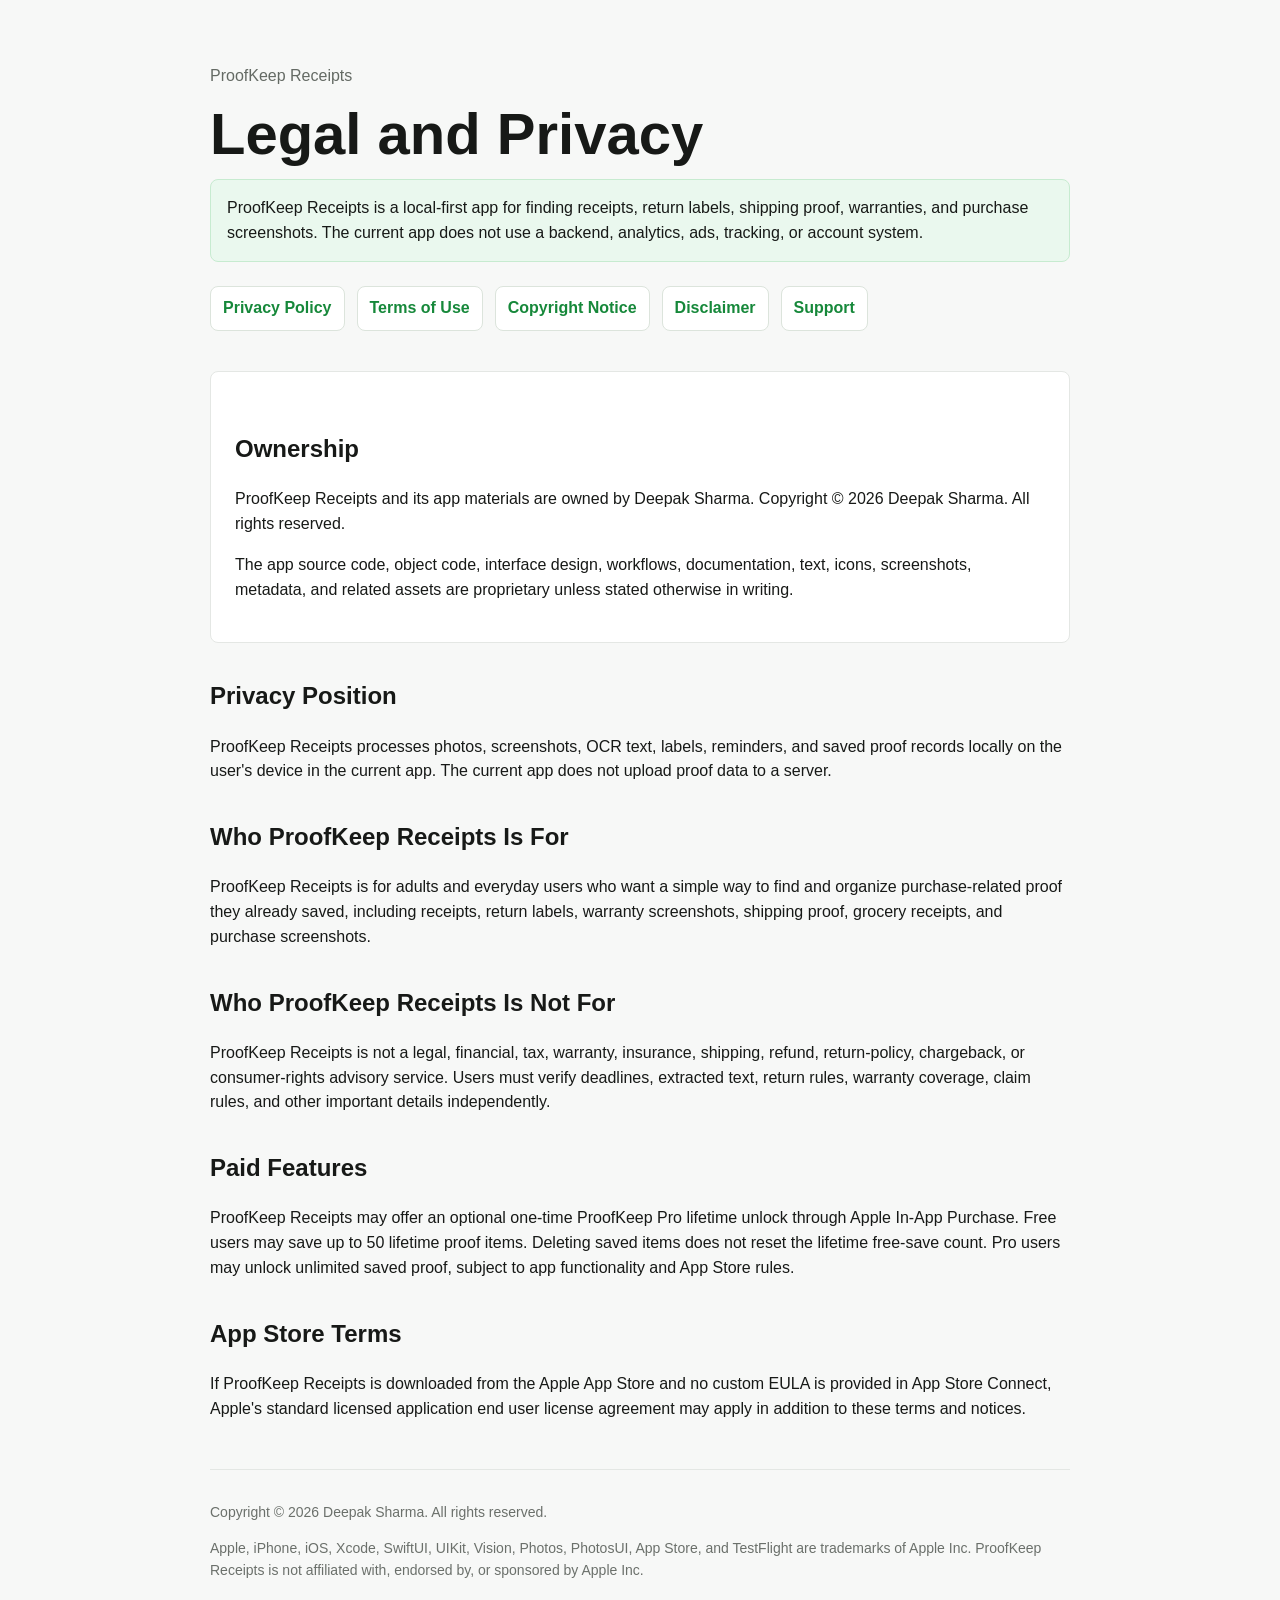
<file: index.html>
<!doctype html>
<html lang="en">
<head>
  <meta charset="utf-8">
  <meta name="viewport" content="width=device-width, initial-scale=1">
  <title>ProofKeep Receipts Legal</title>
  <link rel="stylesheet" href="styles.css">
</head>
<body>
  <main>
    <p class="muted">ProofKeep Receipts</p>
    <h1>Legal and Privacy</h1>
    <p class="notice">ProofKeep Receipts is a local-first app for finding receipts, return labels, shipping proof, warranties, and purchase screenshots. The current app does not use a backend, analytics, ads, tracking, or account system.</p>
    <nav>
      <a href="privacy.html">Privacy Policy</a>
      <a href="terms.html">Terms of Use</a>
      <a href="copyright.html">Copyright Notice</a>
      <a href="disclaimer.html">Disclaimer</a>
      <a href="support.html">Support</a>
    </nav>

    <section class="card">
      <h2>Ownership</h2>
      <p>ProofKeep Receipts and its app materials are owned by Deepak Sharma. Copyright © 2026 Deepak Sharma. All rights reserved.</p>
      <p>The app source code, object code, interface design, workflows, documentation, text, icons, screenshots, metadata, and related assets are proprietary unless stated otherwise in writing.</p>
    </section>

    <h2>Privacy Position</h2>
    <p>ProofKeep Receipts processes photos, screenshots, OCR text, labels, reminders, and saved proof records locally on the user's device in the current app. The current app does not upload proof data to a server.</p>

    <h2>Who ProofKeep Receipts Is For</h2>
    <p>ProofKeep Receipts is for adults and everyday users who want a simple way to find and organize purchase-related proof they already saved, including receipts, return labels, warranty screenshots, shipping proof, grocery receipts, and purchase screenshots.</p>

    <h2>Who ProofKeep Receipts Is Not For</h2>
    <p>ProofKeep Receipts is not a legal, financial, tax, warranty, insurance, shipping, refund, return-policy, chargeback, or consumer-rights advisory service. Users must verify deadlines, extracted text, return rules, warranty coverage, claim rules, and other important details independently.</p>

    <h2>Paid Features</h2>
    <p>ProofKeep Receipts may offer an optional one-time ProofKeep Pro lifetime unlock through Apple In-App Purchase. Free users may save up to 50 lifetime proof items. Deleting saved items does not reset the lifetime free-save count. Pro users may unlock unlimited saved proof, subject to app functionality and App Store rules.</p>

    <h2>App Store Terms</h2>
    <p>If ProofKeep Receipts is downloaded from the Apple App Store and no custom EULA is provided in App Store Connect, Apple's standard licensed application end user license agreement may apply in addition to these terms and notices.</p>

    <footer>
      <p>Copyright © 2026 Deepak Sharma. All rights reserved.</p>
      <p>Apple, iPhone, iOS, Xcode, SwiftUI, UIKit, Vision, Photos, PhotosUI, App Store, and TestFlight are trademarks of Apple Inc. ProofKeep Receipts is not affiliated with, endorsed by, or sponsored by Apple Inc.</p>
    </footer>
  </main>
</body>
</html>
</file>
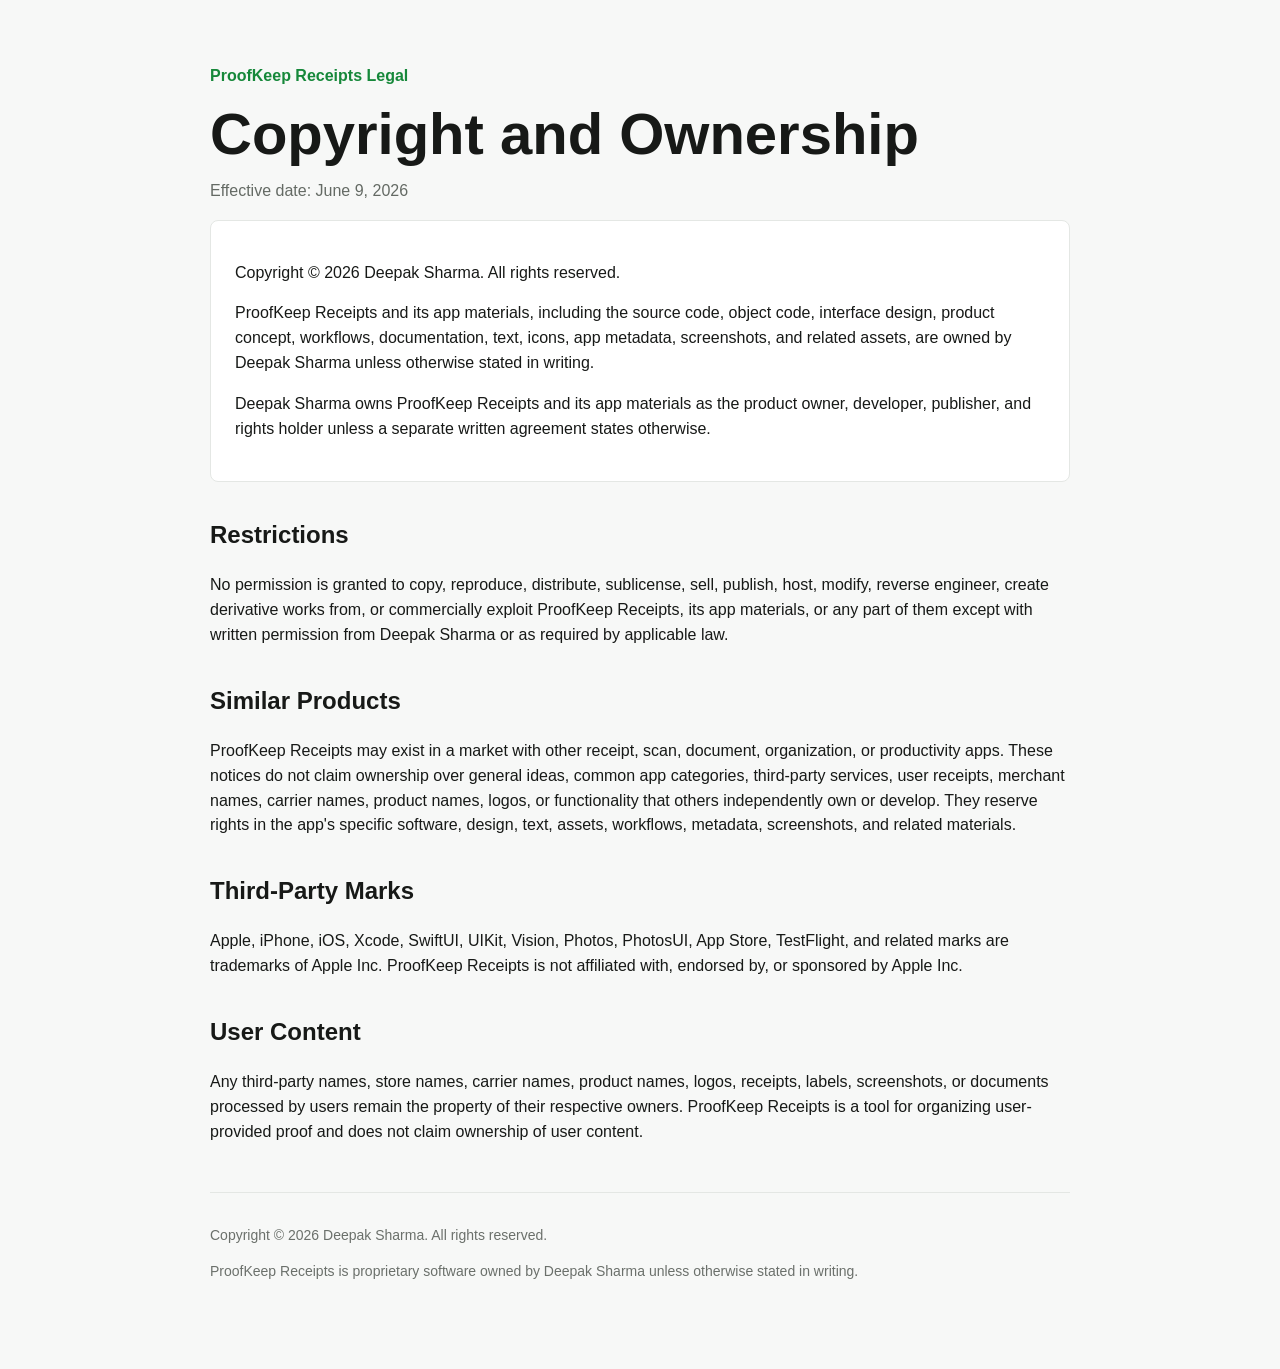
<file: copyright.html>
<!doctype html>
<html lang="en">
<head>
  <meta charset="utf-8">
  <meta name="viewport" content="width=device-width, initial-scale=1">
  <title>ProofKeep Receipts Copyright Notice</title>
  <link rel="stylesheet" href="styles.css">
</head>
<body>
  <main>
    <p><a href="index.html">ProofKeep Receipts Legal</a></p>
    <h1>Copyright and Ownership</h1>
    <p class="muted">Effective date: June 9, 2026</p>

    <section class="card">
      <p>Copyright © 2026 Deepak Sharma. All rights reserved.</p>
      <p>ProofKeep Receipts and its app materials, including the source code, object code, interface design, product concept, workflows, documentation, text, icons, app metadata, screenshots, and related assets, are owned by Deepak Sharma unless otherwise stated in writing.</p>
      <p>Deepak Sharma owns ProofKeep Receipts and its app materials as the product owner, developer, publisher, and rights holder unless a separate written agreement states otherwise.</p>
    </section>

    <h2>Restrictions</h2>
    <p>No permission is granted to copy, reproduce, distribute, sublicense, sell, publish, host, modify, reverse engineer, create derivative works from, or commercially exploit ProofKeep Receipts, its app materials, or any part of them except with written permission from Deepak Sharma or as required by applicable law.</p>

    <h2>Similar Products</h2>
    <p>ProofKeep Receipts may exist in a market with other receipt, scan, document, organization, or productivity apps. These notices do not claim ownership over general ideas, common app categories, third-party services, user receipts, merchant names, carrier names, product names, logos, or functionality that others independently own or develop. They reserve rights in the app's specific software, design, text, assets, workflows, metadata, screenshots, and related materials.</p>

    <h2>Third-Party Marks</h2>
    <p>Apple, iPhone, iOS, Xcode, SwiftUI, UIKit, Vision, Photos, PhotosUI, App Store, TestFlight, and related marks are trademarks of Apple Inc. ProofKeep Receipts is not affiliated with, endorsed by, or sponsored by Apple Inc.</p>

    <h2>User Content</h2>
    <p>Any third-party names, store names, carrier names, product names, logos, receipts, labels, screenshots, or documents processed by users remain the property of their respective owners. ProofKeep Receipts is a tool for organizing user-provided proof and does not claim ownership of user content.</p>

    <footer>
      <p>Copyright © 2026 Deepak Sharma. All rights reserved.</p>
      <p>ProofKeep Receipts is proprietary software owned by Deepak Sharma unless otherwise stated in writing.</p>
    </footer>
  </main>
</body>
</html>
</file>
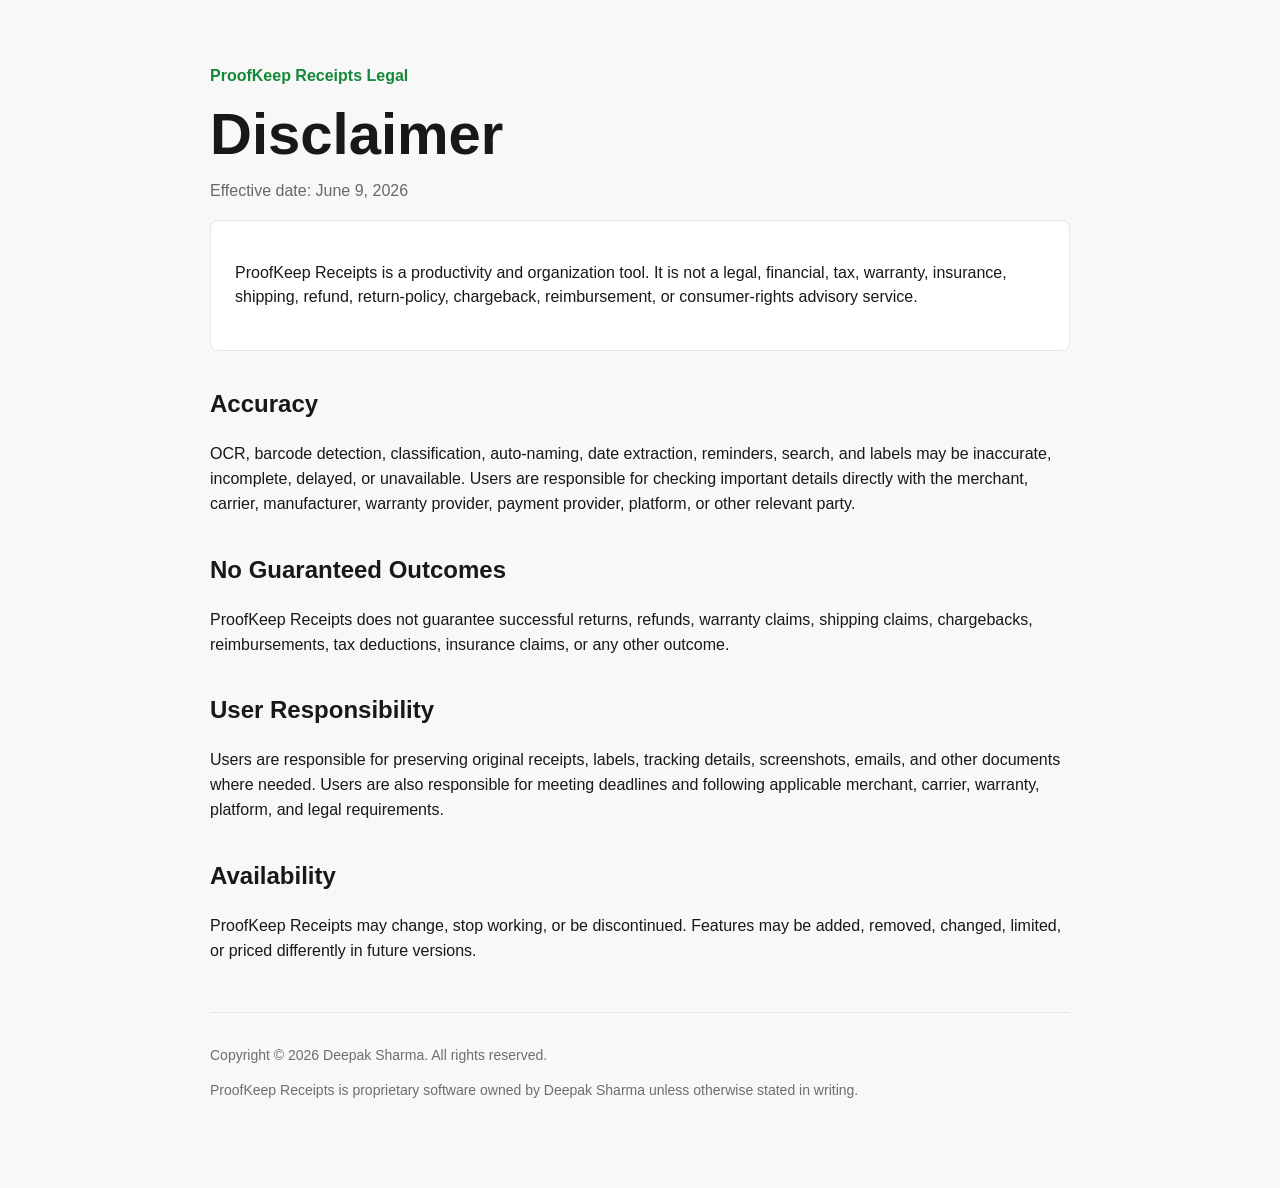
<file: disclaimer.html>
<!doctype html>
<html lang="en">
<head>
  <meta charset="utf-8">
  <meta name="viewport" content="width=device-width, initial-scale=1">
  <title>ProofKeep Receipts Disclaimer</title>
  <link rel="stylesheet" href="styles.css">
</head>
<body>
  <main>
    <p><a href="index.html">ProofKeep Receipts Legal</a></p>
    <h1>Disclaimer</h1>
    <p class="muted">Effective date: June 9, 2026</p>

    <section class="card">
      <p>ProofKeep Receipts is a productivity and organization tool. It is not a legal, financial, tax, warranty, insurance, shipping, refund, return-policy, chargeback, reimbursement, or consumer-rights advisory service.</p>
    </section>

    <h2>Accuracy</h2>
    <p>OCR, barcode detection, classification, auto-naming, date extraction, reminders, search, and labels may be inaccurate, incomplete, delayed, or unavailable. Users are responsible for checking important details directly with the merchant, carrier, manufacturer, warranty provider, payment provider, platform, or other relevant party.</p>

    <h2>No Guaranteed Outcomes</h2>
    <p>ProofKeep Receipts does not guarantee successful returns, refunds, warranty claims, shipping claims, chargebacks, reimbursements, tax deductions, insurance claims, or any other outcome.</p>

    <h2>User Responsibility</h2>
    <p>Users are responsible for preserving original receipts, labels, tracking details, screenshots, emails, and other documents where needed. Users are also responsible for meeting deadlines and following applicable merchant, carrier, warranty, platform, and legal requirements.</p>

    <h2>Availability</h2>
    <p>ProofKeep Receipts may change, stop working, or be discontinued. Features may be added, removed, changed, limited, or priced differently in future versions.</p>

    <footer>
      <p>Copyright © 2026 Deepak Sharma. All rights reserved.</p>
      <p>ProofKeep Receipts is proprietary software owned by Deepak Sharma unless otherwise stated in writing.</p>
    </footer>
  </main>
</body>
</html>
</file>
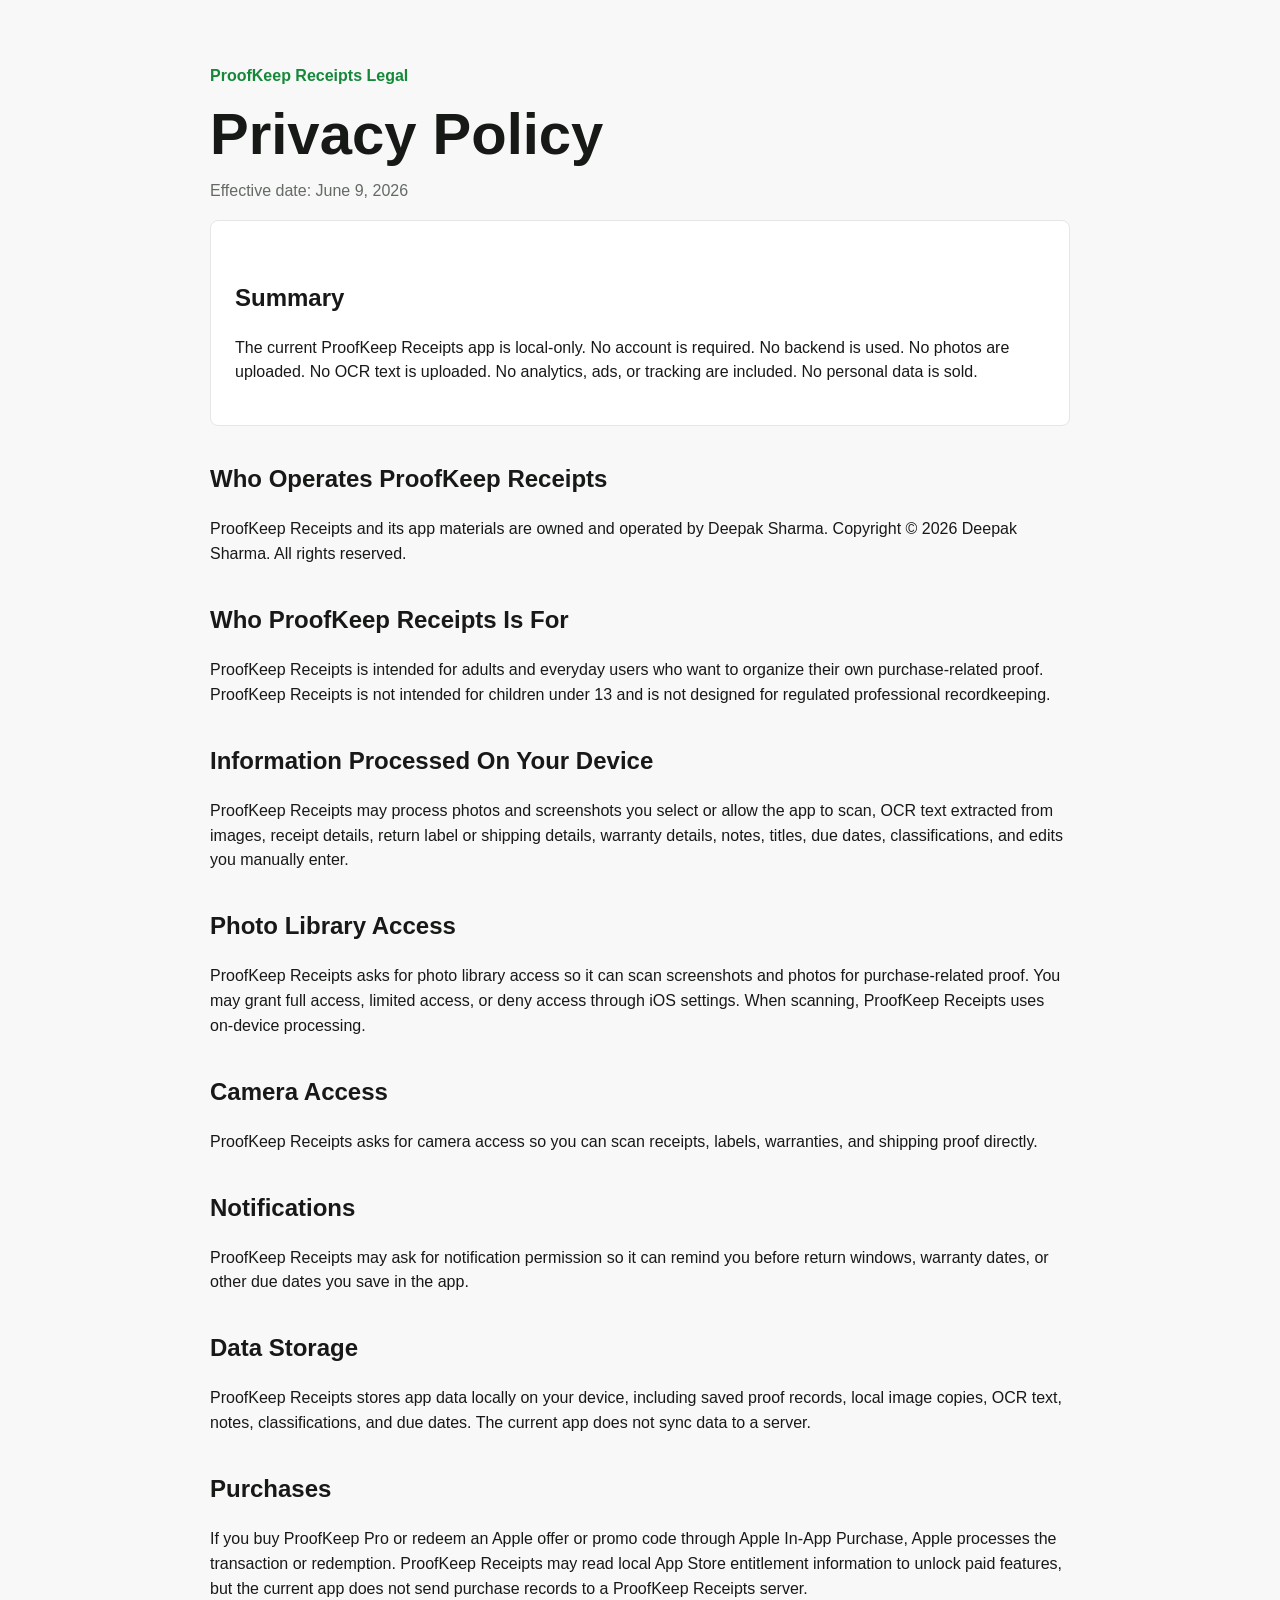
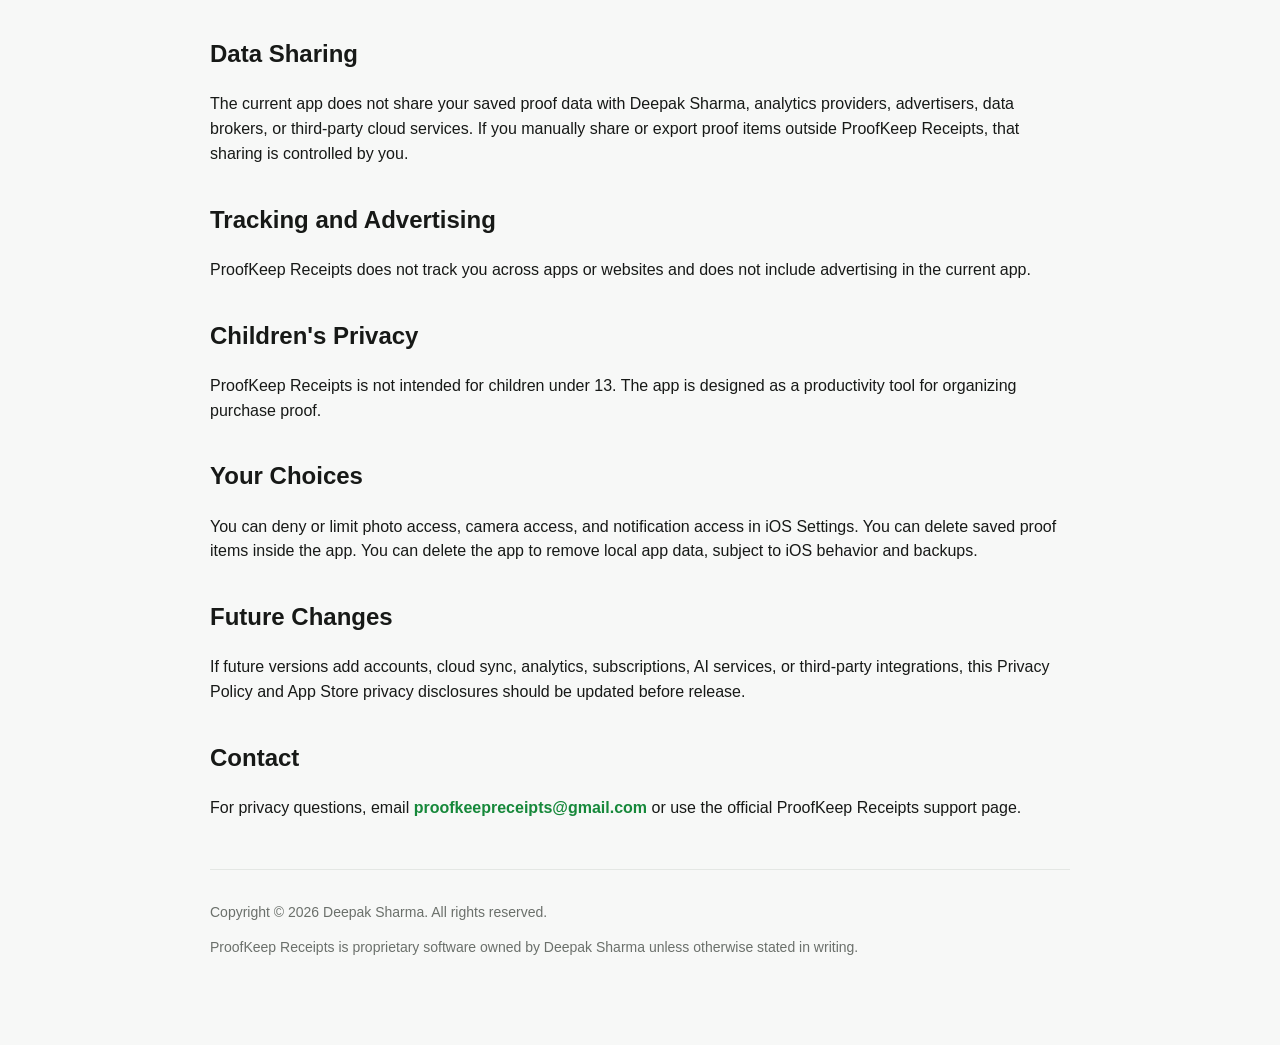
<file: privacy.html>
<!doctype html>
<html lang="en">
<head>
  <meta charset="utf-8">
  <meta name="viewport" content="width=device-width, initial-scale=1">
  <title>ProofKeep Receipts Privacy Policy</title>
  <link rel="stylesheet" href="styles.css">
</head>
<body>
  <main>
    <p><a href="index.html">ProofKeep Receipts Legal</a></p>
    <h1>Privacy Policy</h1>
    <p class="muted">Effective date: June 9, 2026</p>

    <section class="card">
      <h2>Summary</h2>
      <p>The current ProofKeep Receipts app is local-only. No account is required. No backend is used. No photos are uploaded. No OCR text is uploaded. No analytics, ads, or tracking are included. No personal data is sold.</p>
    </section>

    <h2>Who Operates ProofKeep Receipts</h2>
    <p>ProofKeep Receipts and its app materials are owned and operated by Deepak Sharma. Copyright © 2026 Deepak Sharma. All rights reserved.</p>

    <h2>Who ProofKeep Receipts Is For</h2>
    <p>ProofKeep Receipts is intended for adults and everyday users who want to organize their own purchase-related proof. ProofKeep Receipts is not intended for children under 13 and is not designed for regulated professional recordkeeping.</p>

    <h2>Information Processed On Your Device</h2>
    <p>ProofKeep Receipts may process photos and screenshots you select or allow the app to scan, OCR text extracted from images, receipt details, return label or shipping details, warranty details, notes, titles, due dates, classifications, and edits you manually enter.</p>

    <h2>Photo Library Access</h2>
    <p>ProofKeep Receipts asks for photo library access so it can scan screenshots and photos for purchase-related proof. You may grant full access, limited access, or deny access through iOS settings. When scanning, ProofKeep Receipts uses on-device processing.</p>

    <h2>Camera Access</h2>
    <p>ProofKeep Receipts asks for camera access so you can scan receipts, labels, warranties, and shipping proof directly.</p>

    <h2>Notifications</h2>
    <p>ProofKeep Receipts may ask for notification permission so it can remind you before return windows, warranty dates, or other due dates you save in the app.</p>

    <h2>Data Storage</h2>
    <p>ProofKeep Receipts stores app data locally on your device, including saved proof records, local image copies, OCR text, notes, classifications, and due dates. The current app does not sync data to a server.</p>

    <h2>Purchases</h2>
    <p>If you buy ProofKeep Pro or redeem an Apple offer or promo code through Apple In-App Purchase, Apple processes the transaction or redemption. ProofKeep Receipts may read local App Store entitlement information to unlock paid features, but the current app does not send purchase records to a ProofKeep Receipts server.</p>

    <h2>Data Sharing</h2>
    <p>The current app does not share your saved proof data with Deepak Sharma, analytics providers, advertisers, data brokers, or third-party cloud services. If you manually share or export proof items outside ProofKeep Receipts, that sharing is controlled by you.</p>

    <h2>Tracking and Advertising</h2>
    <p>ProofKeep Receipts does not track you across apps or websites and does not include advertising in the current app.</p>

    <h2>Children's Privacy</h2>
    <p>ProofKeep Receipts is not intended for children under 13. The app is designed as a productivity tool for organizing purchase proof.</p>

    <h2>Your Choices</h2>
    <p>You can deny or limit photo access, camera access, and notification access in iOS Settings. You can delete saved proof items inside the app. You can delete the app to remove local app data, subject to iOS behavior and backups.</p>

    <h2>Future Changes</h2>
    <p>If future versions add accounts, cloud sync, analytics, subscriptions, AI services, or third-party integrations, this Privacy Policy and App Store privacy disclosures should be updated before release.</p>

    <h2>Contact</h2>
    <p>For privacy questions, email <a href="mailto:proofkeepreceipts@gmail.com">proofkeepreceipts@gmail.com</a> or use the official ProofKeep Receipts support page.</p>

    <footer>
      <p>Copyright © 2026 Deepak Sharma. All rights reserved.</p>
      <p>ProofKeep Receipts is proprietary software owned by Deepak Sharma unless otherwise stated in writing.</p>
    </footer>
  </main>
</body>
</html>
</file>
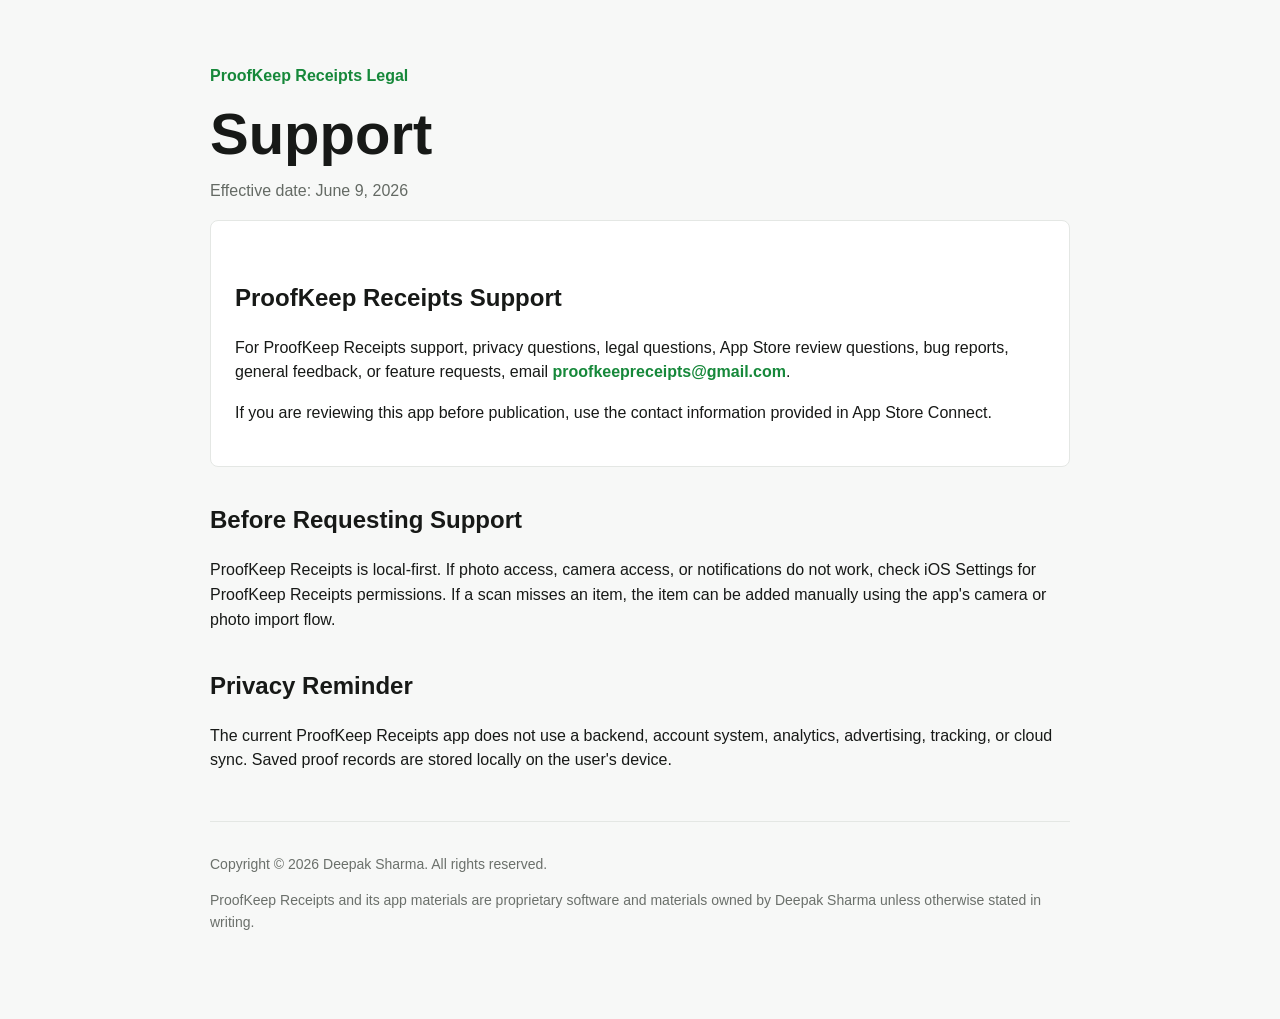
<file: support.html>
<!doctype html>
<html lang="en">
<head>
  <meta charset="utf-8">
  <meta name="viewport" content="width=device-width, initial-scale=1">
  <title>ProofKeep Receipts Support</title>
  <link rel="stylesheet" href="styles.css">
</head>
<body>
  <main>
    <p><a href="index.html">ProofKeep Receipts Legal</a></p>
    <h1>Support</h1>
    <p class="muted">Effective date: June 9, 2026</p>

    <section class="card">
      <h2>ProofKeep Receipts Support</h2>
      <p>For ProofKeep Receipts support, privacy questions, legal questions, App Store review questions, bug reports, general feedback, or feature requests, email <a href="mailto:proofkeepreceipts@gmail.com">proofkeepreceipts@gmail.com</a>.</p>
      <p>If you are reviewing this app before publication, use the contact information provided in App Store Connect.</p>
    </section>

    <h2>Before Requesting Support</h2>
    <p>ProofKeep Receipts is local-first. If photo access, camera access, or notifications do not work, check iOS Settings for ProofKeep Receipts permissions. If a scan misses an item, the item can be added manually using the app's camera or photo import flow.</p>

    <h2>Privacy Reminder</h2>
    <p>The current ProofKeep Receipts app does not use a backend, account system, analytics, advertising, tracking, or cloud sync. Saved proof records are stored locally on the user's device.</p>

    <footer>
      <p>Copyright © 2026 Deepak Sharma. All rights reserved.</p>
      <p>ProofKeep Receipts and its app materials are proprietary software and materials owned by Deepak Sharma unless otherwise stated in writing.</p>
    </footer>
  </main>
</body>
</html>
</file>
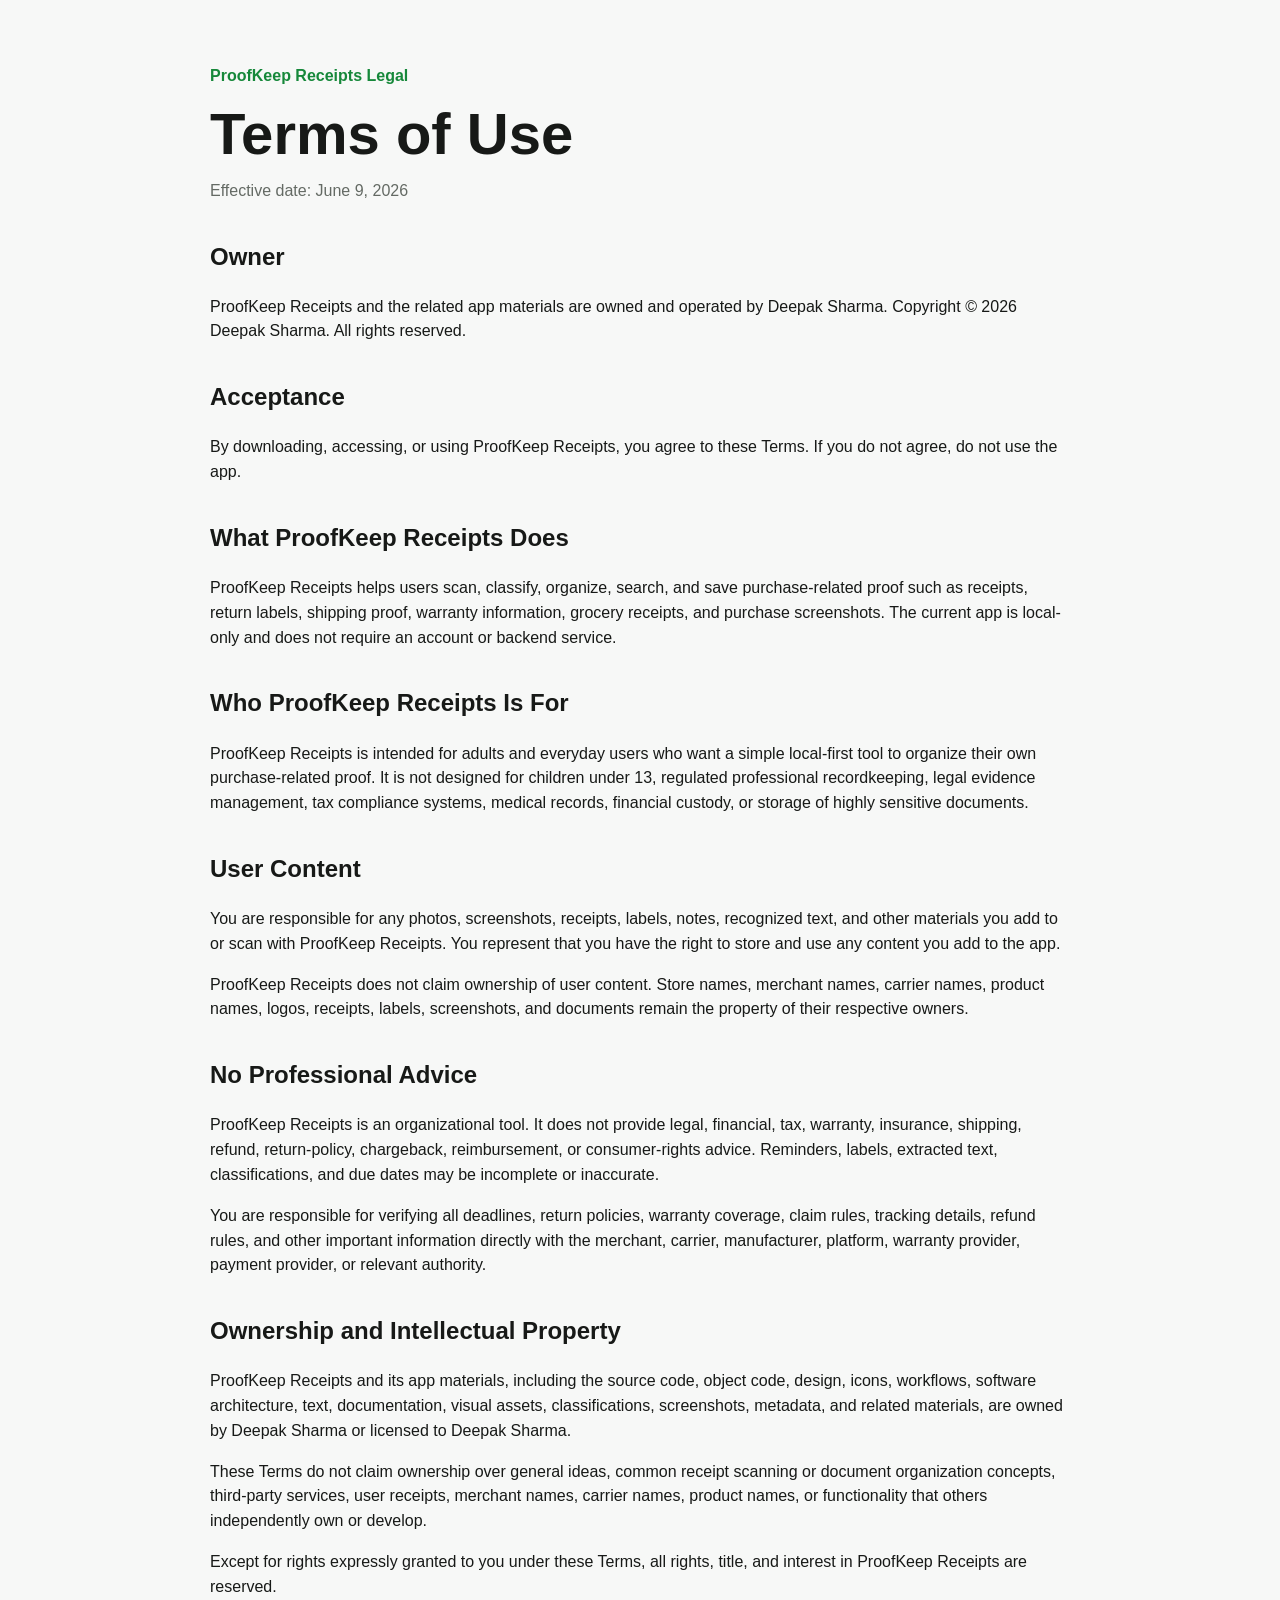
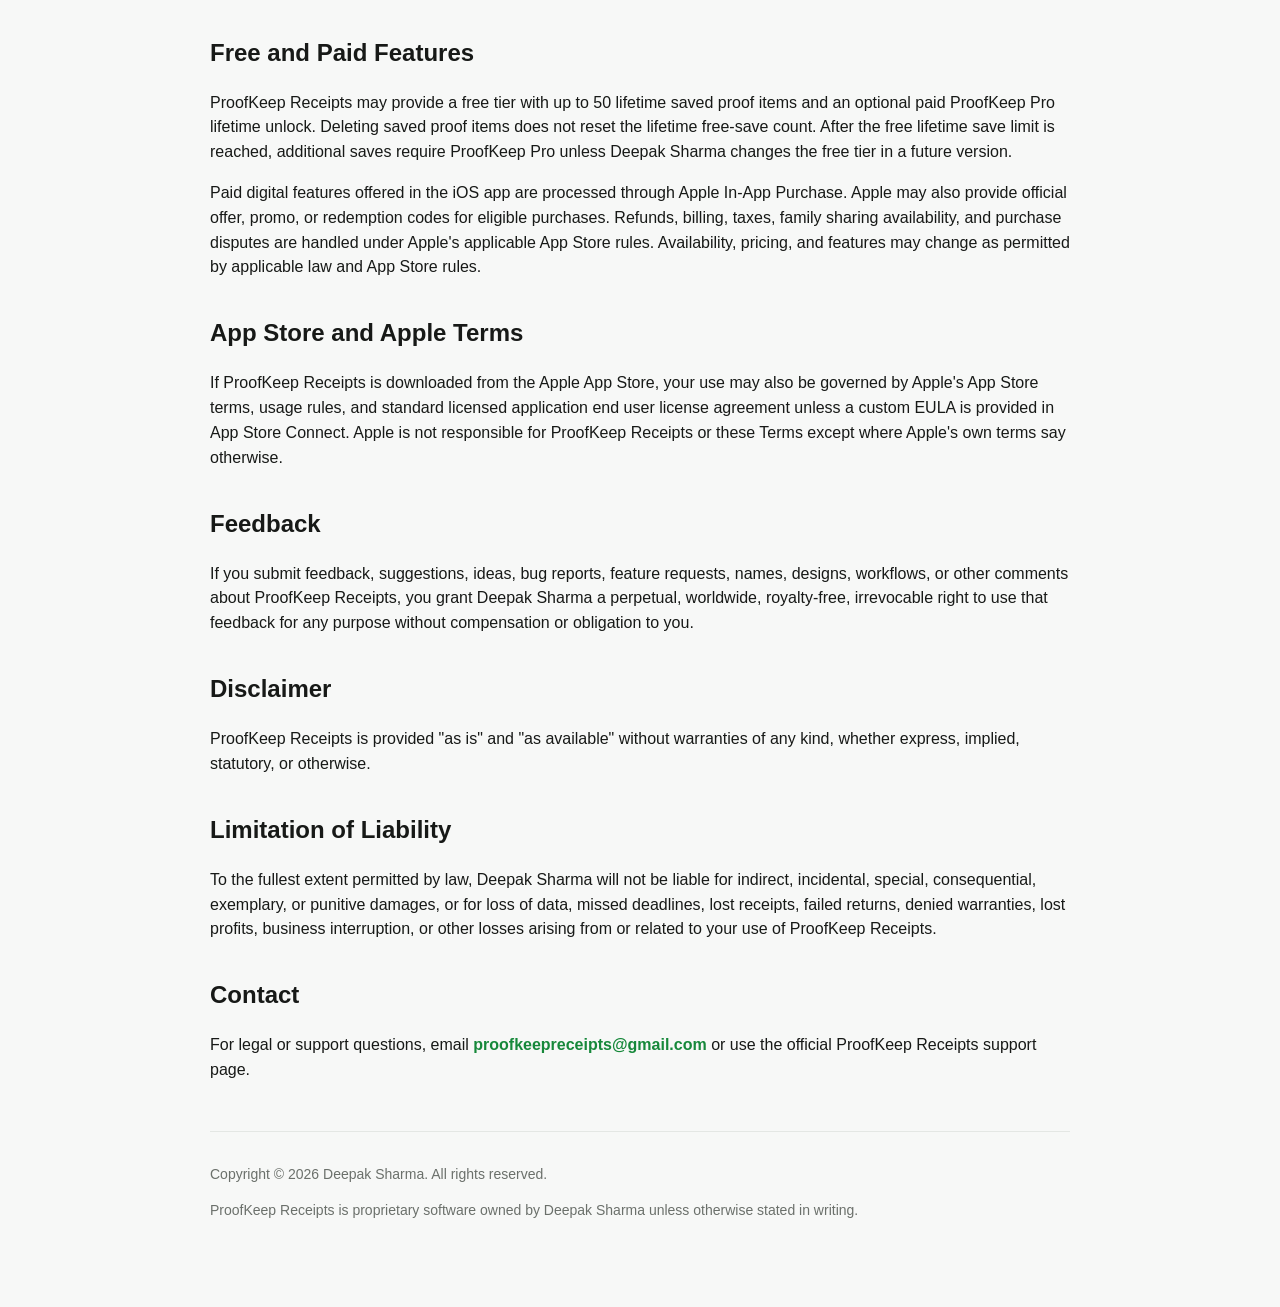
<file: terms.html>
<!doctype html>
<html lang="en">
<head>
  <meta charset="utf-8">
  <meta name="viewport" content="width=device-width, initial-scale=1">
  <title>ProofKeep Receipts Terms of Use</title>
  <link rel="stylesheet" href="styles.css">
</head>
<body>
  <main>
    <p><a href="index.html">ProofKeep Receipts Legal</a></p>
    <h1>Terms of Use</h1>
    <p class="muted">Effective date: June 9, 2026</p>

    <h2>Owner</h2>
    <p>ProofKeep Receipts and the related app materials are owned and operated by Deepak Sharma. Copyright © 2026 Deepak Sharma. All rights reserved.</p>

    <h2>Acceptance</h2>
    <p>By downloading, accessing, or using ProofKeep Receipts, you agree to these Terms. If you do not agree, do not use the app.</p>

    <h2>What ProofKeep Receipts Does</h2>
    <p>ProofKeep Receipts helps users scan, classify, organize, search, and save purchase-related proof such as receipts, return labels, shipping proof, warranty information, grocery receipts, and purchase screenshots. The current app is local-only and does not require an account or backend service.</p>

    <h2>Who ProofKeep Receipts Is For</h2>
    <p>ProofKeep Receipts is intended for adults and everyday users who want a simple local-first tool to organize their own purchase-related proof. It is not designed for children under 13, regulated professional recordkeeping, legal evidence management, tax compliance systems, medical records, financial custody, or storage of highly sensitive documents.</p>

    <h2>User Content</h2>
    <p>You are responsible for any photos, screenshots, receipts, labels, notes, recognized text, and other materials you add to or scan with ProofKeep Receipts. You represent that you have the right to store and use any content you add to the app.</p>
    <p>ProofKeep Receipts does not claim ownership of user content. Store names, merchant names, carrier names, product names, logos, receipts, labels, screenshots, and documents remain the property of their respective owners.</p>

    <h2>No Professional Advice</h2>
    <p>ProofKeep Receipts is an organizational tool. It does not provide legal, financial, tax, warranty, insurance, shipping, refund, return-policy, chargeback, reimbursement, or consumer-rights advice. Reminders, labels, extracted text, classifications, and due dates may be incomplete or inaccurate.</p>
    <p>You are responsible for verifying all deadlines, return policies, warranty coverage, claim rules, tracking details, refund rules, and other important information directly with the merchant, carrier, manufacturer, platform, warranty provider, payment provider, or relevant authority.</p>

    <h2>Ownership and Intellectual Property</h2>
    <p>ProofKeep Receipts and its app materials, including the source code, object code, design, icons, workflows, software architecture, text, documentation, visual assets, classifications, screenshots, metadata, and related materials, are owned by Deepak Sharma or licensed to Deepak Sharma.</p>
    <p>These Terms do not claim ownership over general ideas, common receipt scanning or document organization concepts, third-party services, user receipts, merchant names, carrier names, product names, or functionality that others independently own or develop.</p>
    <p>Except for rights expressly granted to you under these Terms, all rights, title, and interest in ProofKeep Receipts are reserved.</p>

    <h2>Free and Paid Features</h2>
    <p>ProofKeep Receipts may provide a free tier with up to 50 lifetime saved proof items and an optional paid ProofKeep Pro lifetime unlock. Deleting saved proof items does not reset the lifetime free-save count. After the free lifetime save limit is reached, additional saves require ProofKeep Pro unless Deepak Sharma changes the free tier in a future version.</p>
    <p>Paid digital features offered in the iOS app are processed through Apple In-App Purchase. Apple may also provide official offer, promo, or redemption codes for eligible purchases. Refunds, billing, taxes, family sharing availability, and purchase disputes are handled under Apple's applicable App Store rules. Availability, pricing, and features may change as permitted by applicable law and App Store rules.</p>

    <h2>App Store and Apple Terms</h2>
    <p>If ProofKeep Receipts is downloaded from the Apple App Store, your use may also be governed by Apple's App Store terms, usage rules, and standard licensed application end user license agreement unless a custom EULA is provided in App Store Connect. Apple is not responsible for ProofKeep Receipts or these Terms except where Apple's own terms say otherwise.</p>

    <h2>Feedback</h2>
    <p>If you submit feedback, suggestions, ideas, bug reports, feature requests, names, designs, workflows, or other comments about ProofKeep Receipts, you grant Deepak Sharma a perpetual, worldwide, royalty-free, irrevocable right to use that feedback for any purpose without compensation or obligation to you.</p>

    <h2>Disclaimer</h2>
    <p>ProofKeep Receipts is provided "as is" and "as available" without warranties of any kind, whether express, implied, statutory, or otherwise.</p>

    <h2>Limitation of Liability</h2>
    <p>To the fullest extent permitted by law, Deepak Sharma will not be liable for indirect, incidental, special, consequential, exemplary, or punitive damages, or for loss of data, missed deadlines, lost receipts, failed returns, denied warranties, lost profits, business interruption, or other losses arising from or related to your use of ProofKeep Receipts.</p>

    <h2>Contact</h2>
    <p>For legal or support questions, email <a href="mailto:proofkeepreceipts@gmail.com">proofkeepreceipts@gmail.com</a> or use the official ProofKeep Receipts support page.</p>

    <footer>
      <p>Copyright © 2026 Deepak Sharma. All rights reserved.</p>
      <p>ProofKeep Receipts is proprietary software owned by Deepak Sharma unless otherwise stated in writing.</p>
    </footer>
  </main>
</body>
</html>
</file>
<file: styles.css>
body {
  margin: 0;
  background: #f7f8f7;
  color: #171917;
  font-family: -apple-system, BlinkMacSystemFont, "Segoe UI", sans-serif;
  line-height: 1.55;
}

main {
  max-width: 860px;
  margin: 0 auto;
  padding: 48px 20px 72px;
}

nav {
  display: flex;
  flex-wrap: wrap;
  gap: 12px;
  margin: 24px 0 40px;
}

a {
  color: #16883a;
  font-weight: 600;
  text-decoration: none;
}

nav a {
  background: white;
  border: 1px solid #dce4dc;
  border-radius: 8px;
  padding: 9px 12px;
}

a:hover {
  text-decoration: underline;
}

h1 {
  font-size: clamp(34px, 7vw, 58px);
  line-height: 1;
  margin: 0 0 14px;
}

h2 {
  margin-top: 34px;
}

.card {
  background: white;
  border: 1px solid #e4e7e4;
  border-radius: 8px;
  padding: 24px;
}

.muted {
  color: #646a64;
}

.notice {
  background: #eaf8ee;
  border: 1px solid #c7ebd0;
  border-radius: 8px;
  padding: 16px;
}

footer {
  margin-top: 48px;
  border-top: 1px solid #e4e7e4;
  padding-top: 18px;
  color: #6b706b;
  font-size: 14px;
}
</file>
